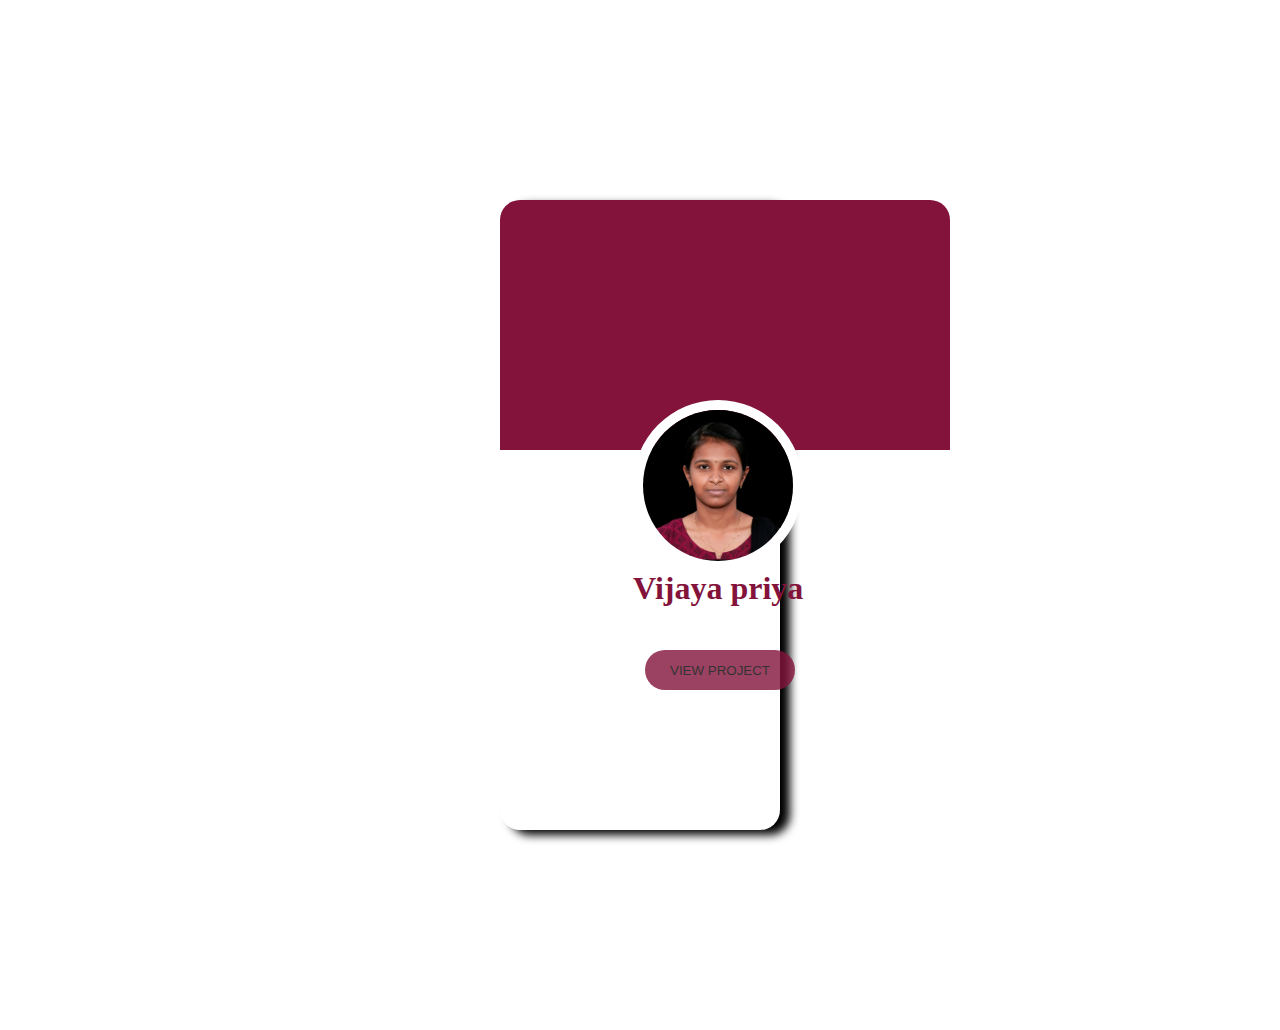
<file: profilecard.html>
<!DOCTYPE html>
<html>
    <head>
        <title>Profile card</title>
        <style>
            *{
                margin:0;
                padding:0;
            }
            body{
                display: flex;
                justify-content: center;
                align-items: center;
                padding:200px 500px;
            }
            .card{
                height:630px;
                width:450px;
                position:relative;
                background-color:white;
                border-radius:20px;
                box-shadow:10px 5px 10px black;
                color:#83133B;
            }
            .top{
                height:250px;
                width:450px;
                /* padding:300px; */
                position:absolute;
                border-radius:20px 20px 0 0;
                background-color:#83133B;
            }
            .top img{
                width:150px;
                
                border-radius: 50%;
                position:absolute;
                top:200px;
                left:133px;
                border: 10px solid white;
            }
            h1{
                position:absolute;
                top:370px;
                left:133px;
            }
            button{
                position:absolute;
                top:450px;
                left:145px;
                height:40px;
                width:150px;
                border-radius:20px ;
                border:none;
                background-color:#83133B;
                opacity:0.8;
            }
            
        </style>
    </head>
    <body>
        <div class="card">
            <div class="top">
                <img src="IMG_20250629_175014.jpg">
                <h1>Vijaya priya</h1><br><button>VIEW PROJECT</button>
            </div>
            
        </div>
    </body>
</html>
</file>
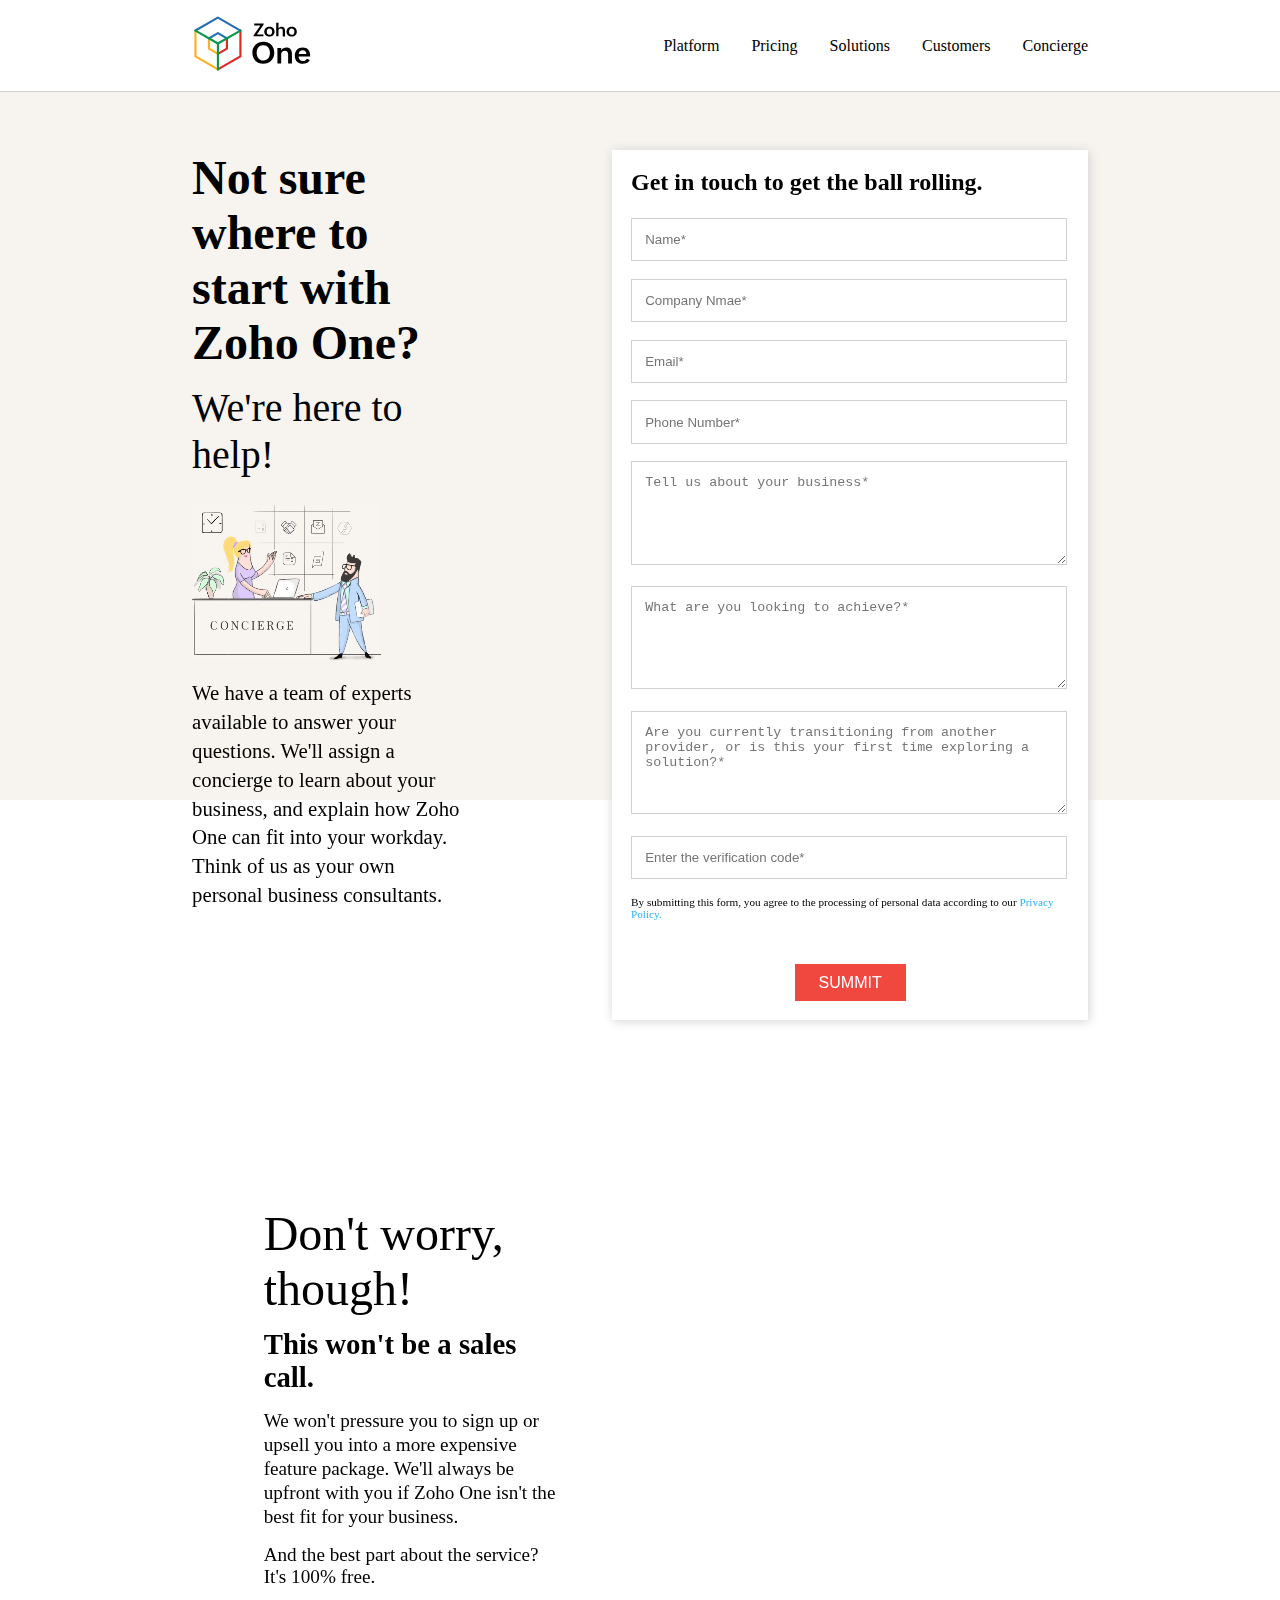
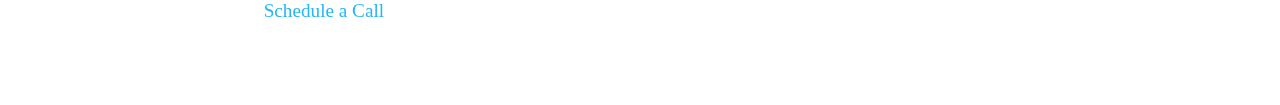
<file: html/concierge.html>
<!DOCTYPE html>
<html lang="en">
<head>
    <meta charset="UTF-8">
    <meta name="viewport" content="width=device-width, initial-scale=1.0">
    <link rel="stylesheet" href="../css/concierge.css">
    <title>Zoho one/concierge</title>
    <link rel="icon" href="../images/titleicon.jpeg">
</head>
<body>
    <div>
    <nav class="nav">
        <a href="../index.html"><img src="../images1/zohoone_icon.svg"></a>
        <ul>
            <li>Platform</li>
            <li>Pricing</li>
            <li>Solutions</li>
            <li>Customers</li>
            <li><a href="concierge.html">Concierge</a></li>
        </ul>
    </nav>
    <div class="gap"></div>
    <div class="con_container">
        <div class="intro">
            <h1>Not sure where to start with Zoho One?</h1>
            <p class="head">We're here to help!</p>
            <video autoplay muted="muted" loop>
                <source src="../images1/zconcierge1.mp4">
            </video>
            <p class="con_para1">We have a team of experts available to answer your questions. We'll assign a concierge to learn about your business, and explain how Zoho One can fit into your workday. Think of us as your own personal business consultants.</p>
        </div>
        <div>
        <form>
            <b><p class="para1">Get in touch to get the ball rolling.</p></b>
            <input type="text" name="name" placeholder="Name*"required>
            <input type="text"  placeholder="Company Nmae*"required>
            <input type="email" placeholder="Email*" required>
            <input type="tel" placeholder="Phone Number*" required>
            <textarea placeholder="Tell us about your business*" rows="5"></textarea>
            <textarea placeholder="What are you looking to achieve?*" rows="5"></textarea>
            <textarea placeholder="Are you currently transitioning from another provider, or is this your first time exploring a solution?*" rows="5"></textarea>
            <input type="text" placeholder="Enter the verification code*" required>
            <p class="para2">By submitting this form, you agree to the processing of personal data according to our <span>Privacy Policy.</span></p>
            <center><button>SUMMIT</button></center>
        </form>
        </div>
    </div>
    <div class="for_call">
        <div class="content">
        <p class="para1">Don't worry, though!</p>
        <h3>This won't be a sales call.</h3>
        <p class="para2">We won't pressure you to sign up or upsell you into a more expensive feature package. We'll always be upfront with you if Zoho One isn't the best fit for your business.</p>
        <p>And the best part about the service? It's 100% free.</p>
        <p class="para3">Schedule a Call</p>
        </div>
        <div class="video">
            <video autoplay muted="muted">
                <source src="../images1/zconcierge2.mp4">
            </video>        
        </div>
    </div>
    </div>
</body>
</html>
</file>
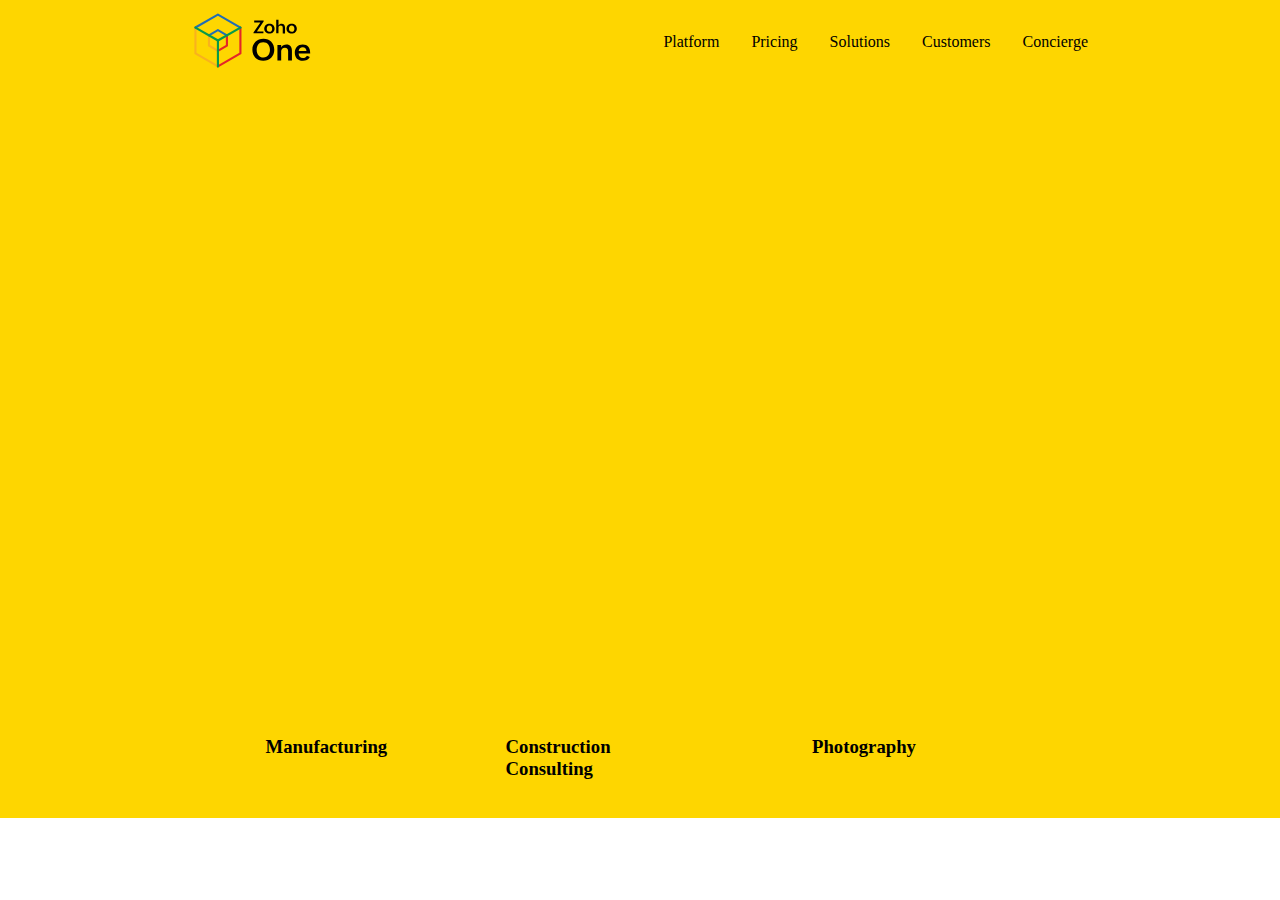
<file: html/customer.html>
<!DOCTYPE html>
<html lang="en">
<head>
    <meta charset="UTF-8">
    <meta name="viewport" content="width=device-width, initial-scale=1.0">
    <title>Zoho One / Customers</title>
    <link rel="icon" href="../images/titleicon.jpeg">
    <link rel="stylesheet" href="../css/customer.css">
</head>
<body>
     <nav class="nav">
        <a href="../index.html"><img src="../images1/zohoone_icon.svg"></a>
        <ul>
            <li>Platform</li>
            <li>Pricing</li>
            <li>Solutions</li>
            <li><a href="customer.html">Customers</a></li>
            <li><a href="concierge.html">Concierge</a></li>
        </ul>
    </nav>
    <div class="s">
    <div class="slide">
        <div class="cus">
            <div class="content">
                <p>Enterprise manufacturing company sees 610% ROI with Zoho One by retiring existing legacy applications and increasing sales productivity by $750,000 annually</p>
                <br><h2>Barbara Peck,</h2>
                <h3>Analyst - Nucleus Research.</h3>
                <img src="../images1/costumer/nucleus-logo.png">
            </div>
            <div class="image">
                <img src="../images1/costumer/rainforrent-banner.jpg">
            </div>
        </div>
        <div class="cus">
            <div class="content">
                <p>The thing drew me to Zoho One is sum of its parts is greater than standalone quality of each app. The total collective experience is worth it, otherwise you end up with all these point solutions that don't really connect.</p>
                <br><h2>Robert Hudman</h2>
                <h3>Managing Director</h3>
                <img src="../images1/costumer/knightsolutions-logo.png">
            </div>
            <div class="image">
                <img src="../images1/costumer/knightsolutions-customer.png">
            </div>
        </div>
        <div class="cus">
            <div class="content">
                <p>The advantage of Zoho One is that instead of looking for all the information in different places, we have everything within one tool.</p>
                <br><h2>Moira Russell</h2>
                <h3>International Business Development Manager</h3>
                <img src="../images1/costumer/Screenshot from 2025-08-03 20-02-36.png">
            </div> 
            <div class="image">
                <img src="../images1/costumer/customer-packshot.png">
            </div>
        </div>
    </div>
    <div class="name">
        <div class="c1"><h3>Manufacturing</h3></div>
        <div class="c1"><h3>Construction Consulting</h3></div>
        <div class="c1"><h3>Photography</h3></div>
    </div>
    </div>
</body>
</html>
</file>
<file: css/concierge.css>
*{
    margin:0;
    padding:0;
}
a{
    text-decoration: none;
    color:inherit;
}
.gap{
    height:3rem;
}
.nav{
    position: fixed;
    display: flex;
    justify-content: space-between;
    align-items: center;
    width:70%;
    padding:1rem 15% ;
    background-color:white;
    border-bottom:1px solid lightgray;
    z-index:2;
}
.nav img{
    width: 40%;
}
.nav ul{
    display: flex;
    list-style:none;
}
.nav li{
    padding-left:2rem;
}
.con_container{
 
    background:linear-gradient(#F7F4EF 70% , white 30%) ;
    width:70%;
    padding:8% 15%;
    display: flex;
    justify-content: space-between;
}
.intro{
    width: 70%;
}
.intro h1{
    font-size:3rem;
}
.head{
    font-size:2.5rem;
    font-weight:400px;
    padding:5% 0;
}
.intro video{
    width:70%;
    padding:5% 0;
}
.con_para1{
    line-height:1.8rem;
    font-size:1.3rem;
}
form{
    width:70%;
    float:right;
    background-color:#FFFFFF;
    padding:3%;
    box-shadow: 1px 1px 10px #D1D1D1;
}
form .para1{
    font-size:1.5rem;
    padding-bottom:5%;
}
input{
    margin-bottom:4%;
    width:93%;
    padding:3%;
    color:#D1D1D1;
    border:1px solid #D1D1D1;
}
textarea{
    margin-bottom:4%;
    width:93%;
    padding:3%;
    color:#D1D1D1;
    border:1px solid #D1D1D1;
}
.para2{
    font-size:.7rem;
    padding-bottom:10%;
}
.para2 span{
    color:#27B5F6;
    
}
form button{
    background-color: #F0483F;
    color:white;
    font-size:1rem;
    padding:.6rem 1.5rem;
    border:none;
}
.for_call{
    width:70%;
    padding:0 15%;
    display:flex;
}
.for_call .content{
     width:40%;
     padding:8% 8%;
     font-size:1.2rem;
}
.for_call .para1{
    font-size:3rem;
    padding:4% 0;
}
.for_call h3{
    font-size:1.8rem;
}
.for_call .para2{
    font-size:1.2rem;
    padding:5% 0;
    line-height: 1.5rem;
}
.video{
    float:right;
    padding:8% 0;
}
.for_call video{
    width:50%;
}
.para3{
    color:#27B5F6;
    padding:4% 0;
}
</file>
<file: css/customer.css>
*{
    margin:0;
    padding:0;
}
a{
    text-decoration: none;
    color:inherit;
}
.nav{
    position: fixed;
    display: flex;
    justify-content: space-between;
    align-items: center;
    width:70%;
    padding:1% 15% ;
    background-color:#FED600;
    /* border-bottom:1px solid lightgray; */
    z-index:2;
}
.nav img{
    width: 40%;
}
.nav ul{
    display: flex;
    list-style:none;
}
.nav li{
    padding-left:2rem;
}
.s{
    background-color:#FED600; 
}
.slide{
    position: relative;
    /* overflow:hidden; */
    width:60%;
    height:30rem;
    padding:10% 20%;
    background-color:#FED600;
}
.slide .content{
    width:45%;
}
.slide .content p{
    font-size:2.8rem;
    line-height:4rem;
}
.content img{
    margin-top:5%;
    width:20%;
}
.cus{
    position: absolute;
    top:20%;
    left:15%;
    opacity: 0;
    animation: sliding 15s infinite;
    transition: opacity 1s ease-in-out;
    display:flex;
}
.cus:nth-child(1){
    animation-delay: 0s;
}
.cus:nth-child(2){
    animation-delay: 5s;
}
.cus:nth-child(3){
    animation-delay: 10s;
}
@keyframes sliding{
    0%{
        opacity:0;
    }
    8%{
        opacity:1;
    }
    30%{
        opacity:1;
    }
    38%{
        opacity:0;
    }
    100%{
        opacity:0;
    }
}
.slide:hover {
  animation-play-state: paused;
}
.cus .image{
    width:30%;
    padding-left:10%;
}
.image img{
    width:80%;
}
.name{
    display:flex;
    padding:0% 15% 3%;
}
.c1{
    width:20%;
    padding:0 5%;
    display:flex;
    justify-content:center;
}
</file>
